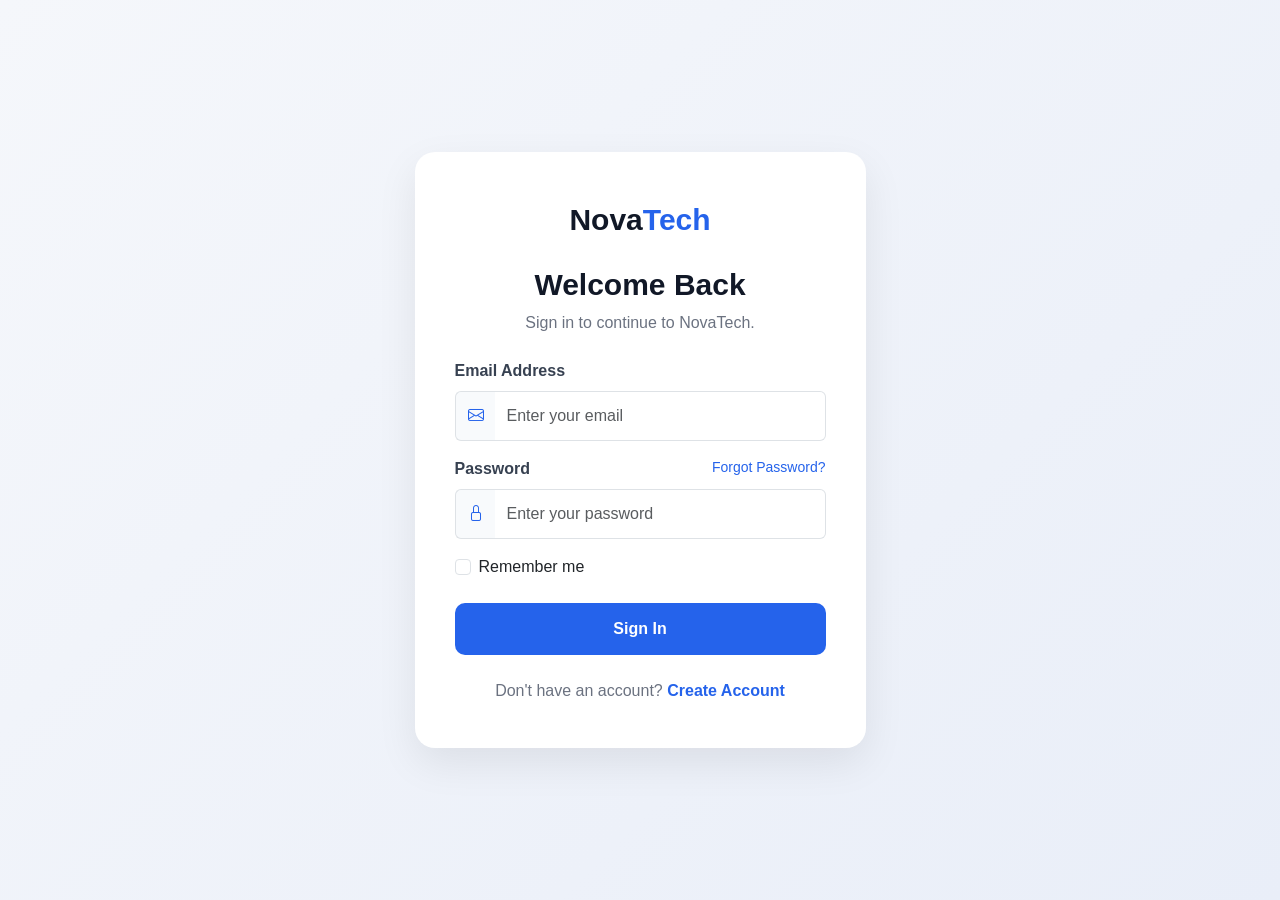
<file: signin.html>
<!doctype html>
<html lang="en">
  <head>
    <meta charset="UTF-8" />
    <meta name="viewport" content="width=device-width, initial-scale=1.0" />

    <title>NovaTech - Sign In</title>
    <!-- Bootstrap CSS -->
    <link
      href="https://cdn.jsdelivr.net/npm/bootstrap@5.3.3/dist/css/bootstrap.min.css"
      rel="stylesheet"
    />
    <!-- Bootstrap Icons -->
    <link
      rel="stylesheet"
      href="https://cdn.jsdelivr.net/npm/bootstrap-icons@1.11.3/font/bootstrap-icons.min.css"
    />
    <!-- Custom CSS -->
    <link rel="stylesheet" href="./css/signin.css" />
  </head>

  <body>
    <main class="auth-page">
      <div class="container">
        <div class="row justify-content-center align-items-center min-vh-100">
          <div class="col-12 col-sm-10 col-md-8 col-lg-6 col-xl-5">
            <div class="auth-card">
              <!-- Logo -->
              <div class="text-center mb-4">
                <a href="index.html" class="logo"> Nova<span>Tech</span> </a>

                <h1>Welcome Back</h1>

                <p class="subtitle">Sign in to continue to NovaTech.</p>
              </div>

              <!-- Sign In Form -->
              <form id="signinForm">
                <!-- Email -->
                <div class="mb-3">
                  <label for="email" class="form-label"> Email Address </label>
                  <div class="input-group">
                    <span class="input-group-text">
                      <i class="bi bi-envelope"></i>
                    </span>
                    <input
                      type="email"
                      class="form-control"
                      id="email"
                      placeholder="Enter your email"
                      required
                    />
                  </div>
                </div>
                <!-- Password -->
                <div class="mb-3">
                  <div class="d-flex justify-content-between">
                    <label for="password" class="form-label"> Password </label>

                    <a href="#" class="forgot-password"> Forgot Password? </a>
                  </div>

                  <div class="input-group">
                    <span class="input-group-text">
                      <i class="bi bi-lock"></i>
                    </span>

                    <input
                      type="password"
                      class="form-control"
                      id="password"
                      placeholder="Enter your password"
                      required
                    />
                  </div>
                </div>

                <!-- Remember Me -->
                <div class="form-check mb-4">
                  <input
                    class="form-check-input"
                    type="checkbox"
                    id="remember"
                  />

                  <label class="form-check-label" for="remember">
                    Remember me
                  </label>
                </div>

                <!-- Submit -->
                <button type="submit" class="btn signin-btn w-100">
                  Sign In
                </button>
              </form>

              <!-- Sign Up -->
              <p class="switch-text text-center mt-4 mb-0">
                Don't have an account?

                <a href="signup.html"> Create Account </a>
              </p>
            </div>
          </div>
        </div>
      </div>
    </main>

    <!-- Bootstrap JS -->
    <script src="https://cdn.jsdelivr.net/npm/bootstrap@5.3.3/dist/js/bootstrap.bundle.min.js"></script>

    <!-- Signin JS -->
    <script src="./js/signin.js"></script>
  </body>
</html>
</file>
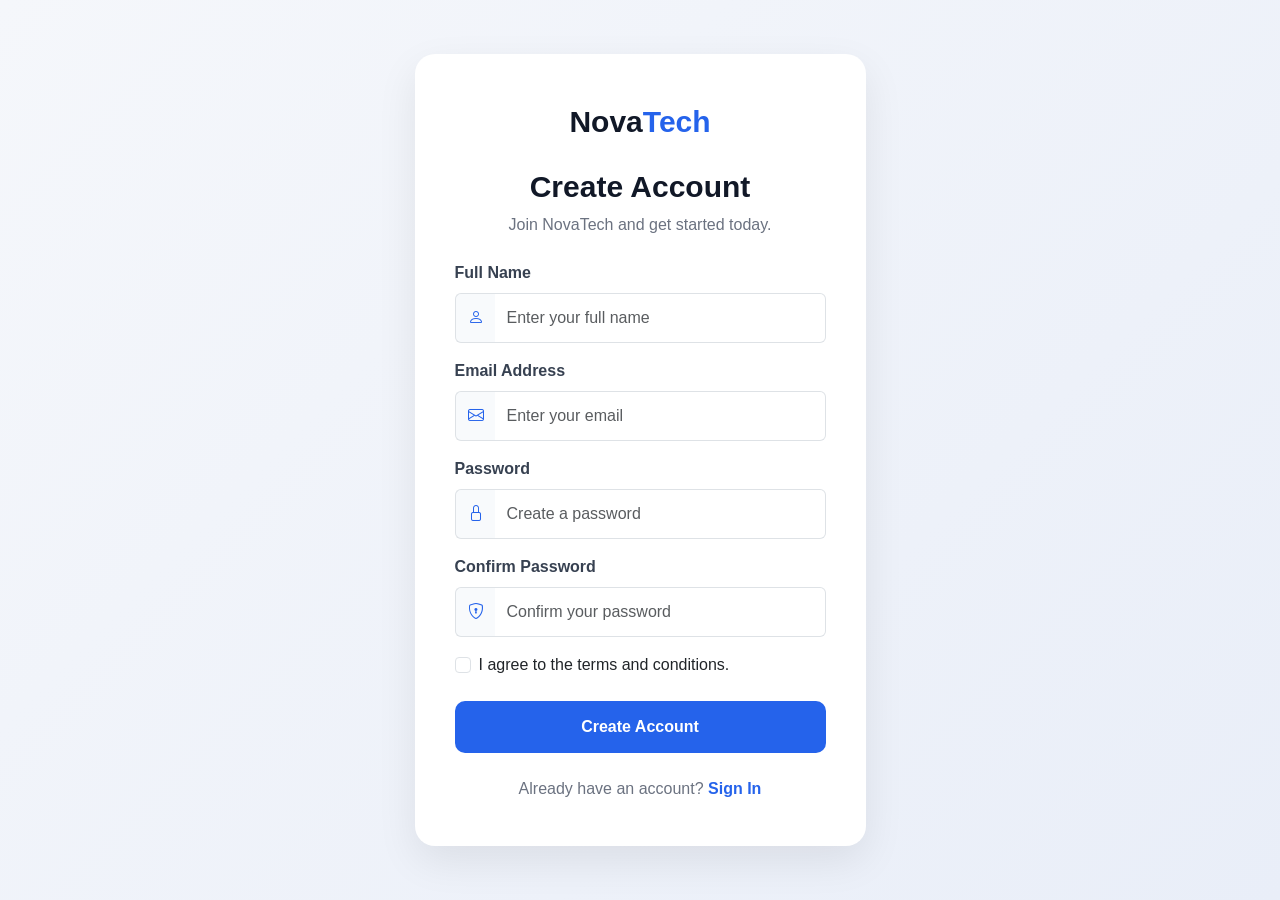
<file: signup.html>
<!doctype html>
<html lang="en">
  <head>
    <meta charset="UTF-8" />
    <meta name="viewport" content="width=device-width, initial-scale=1.0" />

    <title>NovaTech - Sign Up</title>

    <!-- Bootstrap CSS -->
    <link
      href="https://cdn.jsdelivr.net/npm/bootstrap@5.3.3/dist/css/bootstrap.min.css"
      rel="stylesheet"
    />

    <!-- Bootstrap Icons -->
    <link
      rel="stylesheet"
      href="https://cdn.jsdelivr.net/npm/bootstrap-icons@1.11.3/font/bootstrap-icons.min.css"
    />

    <!-- Custom CSS -->
    <link rel="stylesheet" href="./css/signup.css" />
  </head>

  <body>
    <main class="auth-page">
      <div class="container">
        <div class="row justify-content-center align-items-center min-vh-100">
          <div class="col-12 col-sm-10 col-md-8 col-lg-6 col-xl-5">
            <div class="auth-card">
              <!-- Logo -->
              <div class="text-center mb-4">
                <a href="index.html" class="logo"> Nova<span>Tech</span> </a>

                <h1>Create Account</h1>
                <p class="subtitle">Join NovaTech and get started today.</p>
              </div>

              <!-- Signup Form -->
              <form id="signupForm">
                <!-- Full Name -->
                <div class="mb-3">
                  <label for="name" class="form-label"> Full Name </label>

                  <div class="input-group">
                    <span class="input-group-text">
                      <i class="bi bi-person"></i>
                    </span>

                    <input
                      type="text"
                      class="form-control"
                      id="name"
                      placeholder="Enter your full name"
                      required
                    />
                  </div>
                </div>

                <!-- Email -->
                <div class="mb-3">
                  <label for="email" class="form-label"> Email Address </label>

                  <div class="input-group">
                    <span class="input-group-text">
                      <i class="bi bi-envelope"></i>
                    </span>

                    <input
                      type="email"
                      class="form-control"
                      id="email"
                      placeholder="Enter your email"
                      required
                    />
                  </div>
                </div>

                <!-- Password -->
                <div class="mb-3">
                  <label for="password" class="form-label"> Password </label>

                  <div class="input-group">
                    <span class="input-group-text">
                      <i class="bi bi-lock"></i>
                    </span>

                    <input
                      type="password"
                      class="form-control"
                      id="password"
                      placeholder="Create a password"
                      required
                    />
                  </div>
                </div>

                <!-- Confirm Password -->
                <div class="mb-3">
                  <label for="confirmPassword" class="form-label">
                    Confirm Password
                  </label>

                  <div class="input-group">
                    <span class="input-group-text">
                      <i class="bi bi-shield-lock"></i>
                    </span>

                    <input
                      type="password"
                      class="form-control"
                      id="confirmPassword"
                      placeholder="Confirm your password"
                      required
                    />
                  </div>
                </div>

                <!-- Terms -->
                <div class="form-check mb-4">
                  <input
                    class="form-check-input"
                    type="checkbox"
                    id="terms"
                    required
                  />

                  <label class="form-check-label" for="terms">
                    I agree to the terms and conditions.
                  </label>
                </div>

                <!-- Submit -->
                <button type="submit" class="btn signup-btn w-100">
                  Create Account
                </button>
              </form>

              <!-- Sign In -->
              <p class="switch-text text-center mt-4 mb-0">
                Already have an account?
                <a href="signin.html">Sign In</a>
              </p>
            </div>
          </div>
        </div>
      </div>
    </main>

    <!-- Bootstrap JS -->
    <script src="https://cdn.jsdelivr.net/npm/bootstrap@5.3.3/dist/js/bootstrap.bundle.min.js"></script>

    <!-- Signup JS -->
    <script src="./js/signup.js"></script>
  </body>
</html>
</file>
<file: css/signin.css>
* {
    margin: 0;
    padding: 0;
    box-sizing: border-box;
}

body {
    font-family: Arial, sans-serif;
    background: #f5f7fb;
}

.auth-page {
    min-height: 100vh;
    background: linear-gradient(135deg, #f5f7fb, #e9eef8);
}

.auth-card {
    background: #ffffff;
    padding: 45px 40px;
    border-radius: 20px;
    box-shadow: 0 15px 40px rgba(0, 0, 0, 0.08);
}

.logo {
    text-decoration: none;
    font-size: 30px;
    font-weight: 800;
    color: #111827;
}

.logo span {
    color: #2563eb;
}

.auth-card h1 {
    margin-top: 25px;
    font-size: 30px;
    font-weight: 700;
    color: #111827;
}

.subtitle {
    color: #6b7280;
    margin-top: 8px;
}

.form-label {
    font-weight: 600;
    color: #374151;
}

.input-group-text {
    background: #f8fafc;
    border-right: none;
    color: #2563eb;
}

.form-control {
    height: 50px;
    border-left: none;
}

.form-control:focus {
    box-shadow: none;
    border-color: #dee2e6;
}

.input-group:focus-within .input-group-text {
    border-color: #86b7fe;
}

.forgot-password {
    color: #2563eb;
    text-decoration: none;
    font-size: 14px;
}

.forgot-password:hover {
    text-decoration: underline;
}

.signin-btn {
    height: 52px;
    border: none;
    border-radius: 10px;
    background: #2563eb;
    color: #ffffff;
    font-size: 16px;
    font-weight: 600;
    transition: 0.3s ease;
}

.signin-btn:hover {
    background: #1d4ed8;
    color: #ffffff;
    transform: translateY(-1px);
}

.switch-text {
    color: #6b7280;
}

.switch-text a {
    color: #2563eb;
    text-decoration: none;
    font-weight: 600;
}

.switch-text a:hover {
    text-decoration: underline;
}


/* Tablet */
@media screen and (max-width: 768px) {

    .auth-card {
        padding: 35px 30px;
    }

    .auth-card h1 {
        font-size: 27px;
    }
}


/* Mobile */
@media screen and (max-width: 576px) {

    .auth-page {
        padding: 20px 10px;
    }

    .auth-card {
        padding: 30px 20px;
        border-radius: 15px;
    }

    .logo {
        font-size: 27px;
    }

    .auth-card h1 {
        font-size: 24px;
    }

    .subtitle {
        font-size: 14px;
    }

    .form-control {
        height: 47px;
    }

    .signin-btn {
        height: 48px;
    }

    .forgot-password {
        font-size: 12px;
    }
}
</file>
<file: css/signup.css>
* {
    margin: 0;
    padding: 0;
    box-sizing: border-box;
}

body {
    font-family: Arial, sans-serif;
    background: #f5f7fb;
}

.auth-page {
    min-height: 100vh;
    background: linear-gradient(135deg, #f5f7fb, #e9eef8);
}

.auth-card {
    background: #ffffff;
    padding: 45px 40px;
    border-radius: 20px;
    box-shadow: 0 15px 40px rgba(0, 0, 0, 0.08);
}

.logo {
    text-decoration: none;
    font-size: 30px;
    font-weight: 800;
    color: #111827;
}

.logo span {
    color: #2563eb;
}

.auth-card h1 {
    margin-top: 25px;
    font-size: 30px;
    font-weight: 700;
    color: #111827;
}

.subtitle {
    color: #6b7280;
    margin-top: 8px;
}

.form-label {
    font-weight: 600;
    color: #374151;
}

.input-group-text {
    background: #f8fafc;
    border-right: none;
    color: #2563eb;
}

.form-control {
    height: 50px;
    border-left: none;
}

.form-control:focus {
    box-shadow: none;
    border-color: #dee2e6;
}

.input-group:focus-within .input-group-text {
    border-color: #86b7fe;
}

.signup-btn {
    height: 52px;
    border: none;
    border-radius: 10px;
    background: #2563eb;
    color: #ffffff;
    font-size: 16px;
    font-weight: 600;
    transition: 0.3s ease;
}

.signup-btn:hover {
    background: #1d4ed8;
    color: #ffffff;
    transform: translateY(-1px);
}

.switch-text {
    color: #6b7280;
}

.switch-text a {
    color: #2563eb;
    text-decoration: none;
    font-weight: 600;
}

.switch-text a:hover {
    text-decoration: underline;
}


/* Tablet */
@media screen and (max-width: 768px) {

    .auth-card {
        padding: 35px 30px;
    }

    .auth-card h1 {
        font-size: 27px;
    }
}


/* Mobile */
@media screen and (max-width: 576px) {

    .auth-page {
        padding: 20px 10px;
    }

    .auth-card {
        padding: 30px 20px;
        border-radius: 15px;
    }

    .logo {
        font-size: 27px;
    }

    .auth-card h1 {
        font-size: 24px;
    }

    .subtitle {
        font-size: 14px;
    }

    .form-control {
        height: 47px;
    }

    .signup-btn {
        height: 48px;
    }
}
</file>
